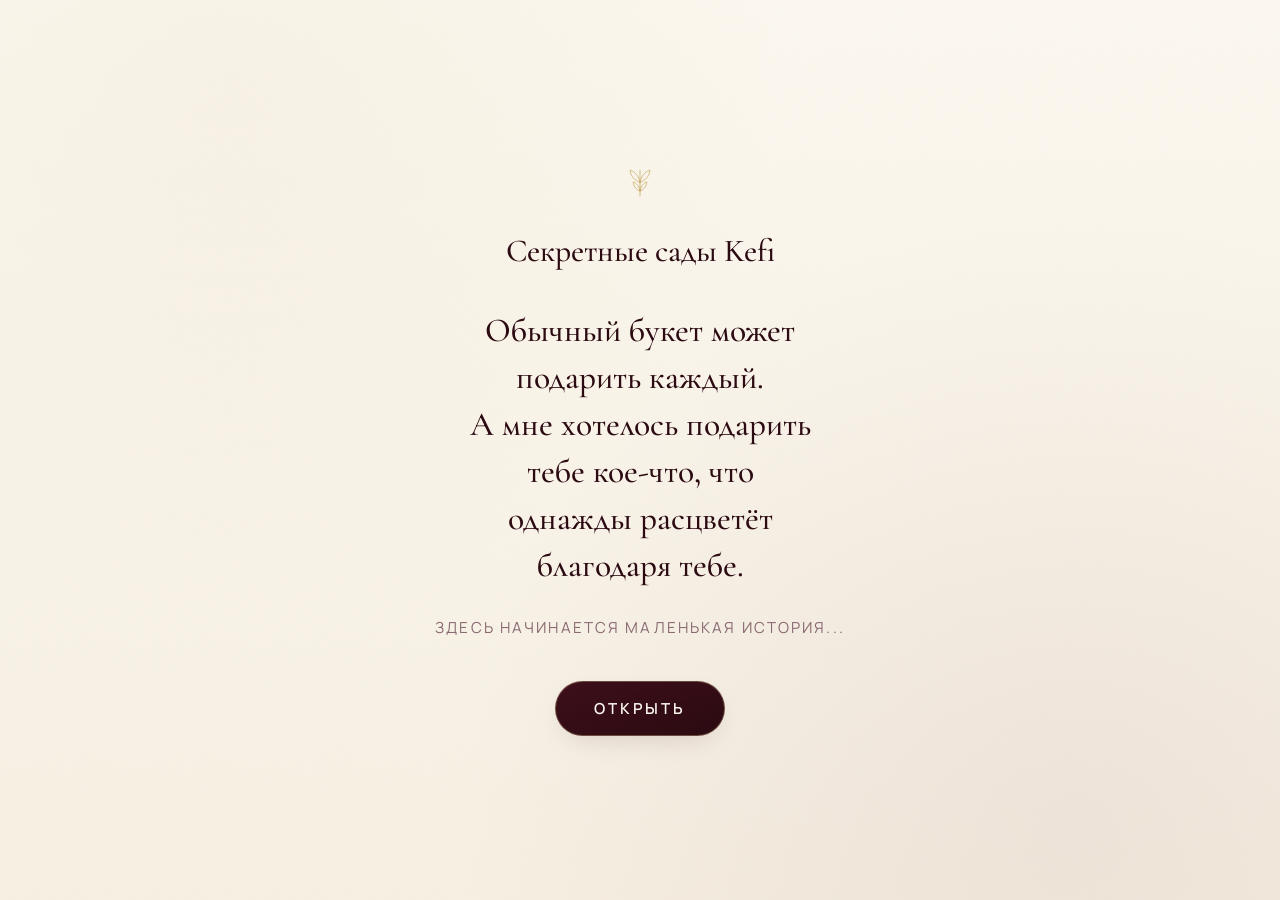
<file: index.html>
<!DOCTYPE html>
<html lang="ru">
<head>
  <meta charset="UTF-8">
  <meta name="viewport" content="width=device-width, initial-scale=1.0, viewport-fit=cover">
  <title>Маленькая история</title>
  <meta name="description" content="Здесь начинается маленькая история. Личный подарок, который растёт вместе с тобой.">
  <meta name="theme-color" content="#2b0a12">
  <link rel="icon" type="image/svg+xml" href="assets/icons/favicon.svg">
  <link rel="preconnect" href="https://fonts.googleapis.com">
  <link rel="preconnect" href="https://fonts.gstatic.com" crossorigin>
  <link href="https://fonts.googleapis.com/css2?family=Cormorant+Garamond:ital,wght@0,400;0,500;0,600;1,400;1,500&family=Manrope:wght@300;400;500;600&display=swap" rel="stylesheet">
  <link rel="stylesheet" href="css/style.css">
</head>
<body class="page-welcome">

  <main class="welcome" aria-label="Приветствие">
    <div class="welcome__ornament fade-item" aria-hidden="true">
      <svg viewBox="0 0 120 60" fill="none" xmlns="http://www.w3.org/2000/svg">
        <path d="M60 52 C60 34, 60 22, 60 10" stroke="currentColor" stroke-width="1" stroke-linecap="round"/>
        <path d="M60 30 C50 26, 44 18, 44 10 C52 12, 58 20, 60 30" stroke="currentColor" stroke-width="0.9" fill="none"/>
        <path d="M60 30 C70 26, 76 18, 76 10 C68 12, 62 20, 60 30" stroke="currentColor" stroke-width="0.9" fill="none"/>
        <path d="M60 44 C53 41, 49 35, 49 29 C55 31, 59 37, 60 44" stroke="currentColor" stroke-width="0.9" fill="none"/>
        <path d="M60 44 C67 41, 71 35, 71 29 C65 31, 61 37, 60 44" stroke="currentColor" stroke-width="0.9" fill="none"/>
      </svg>
    </div>

    <h1>Секретные сады Kefi<br><br></h1>

    <p class="welcome__quote fade-item">Обычный букет может подарить каждый.
<br>А мне хотелось подарить тебе кое-что, что однажды расцветёт благодаря тебе.</p>

    <p class="welcome__sub fade-item">Здесь начинается маленькая история...</p>

    <a class="btn btn--primary fade-item" href="plants.html">ОТКРЫТЬ</a>
  </main>

  <script src="js/main.js"></script>
</body>
</html>
</file>
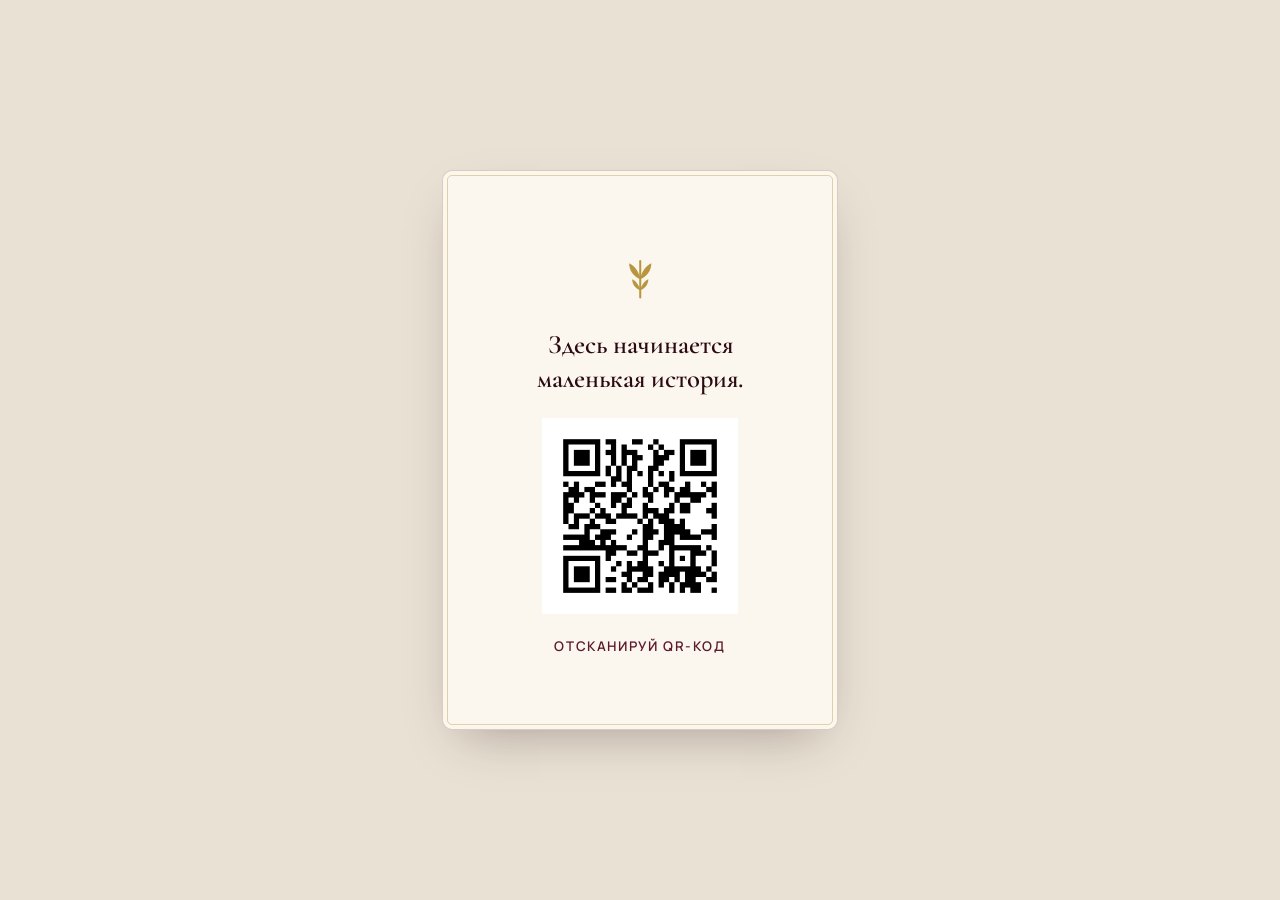
<file: card.html>
<!DOCTYPE html>
<html lang="ru">
<head>
  <meta charset="UTF-8">
  <meta name="viewport" content="width=device-width, initial-scale=1.0">
  <title>Карточка для печати</title>
  <link rel="preconnect" href="https://fonts.googleapis.com">
  <link rel="preconnect" href="https://fonts.gstatic.com" crossorigin>
  <link href="https://fonts.googleapis.com/css2?family=Cormorant+Garamond:ital,wght@0,500;0,600;1,500&family=Manrope:wght@400;500;600&display=swap" rel="stylesheet">
  <style>
    :root {
      --burgundy-900: #2b0a12;
      --cherry-700: #5c1a2a;
      --cream-50: #fbf7ef;
      --ink-soft: #5f3d46;
      --gold: #b8963f;
    }
    * { box-sizing: border-box; margin: 0; }
    body {
      font-family: "Manrope", sans-serif;
      background: #e9e2d4;
      color: var(--burgundy-900);
      display: flex;
      align-items: center;
      justify-content: center;
      min-height: 100vh;
      padding: 24px;
    }
    .card {
      width: 105mm;
      min-height: 148mm;
      background: var(--cream-50);
      border: 1px solid rgba(92, 26, 42, 0.2);
      outline: 1px solid rgba(184, 150, 63, 0.4);
      outline-offset: -6px;
      border-radius: 10px;
      box-shadow: 0 20px 50px -20px rgba(43, 10, 18, 0.35);
      display: flex;
      flex-direction: column;
      align-items: center;
      justify-content: center;
      text-align: center;
      padding: 12mm 10mm;
      gap: 6mm;
    }
    .card svg { width: 16mm; color: var(--gold); }
    .card h1 {
      font-family: "Cormorant Garamond", serif;
      font-weight: 600;
      font-size: 20pt;
      line-height: 1.25;
    }
    .card .scan {
      font-size: 10pt;
      letter-spacing: 0.12em;
      text-transform: uppercase;
      color: var(--cherry-700);
      font-weight: 600;
    }
    .card img { width: 52mm; height: 52mm; }
    @media print {
      body { background: none; padding: 0; }
      .card { box-shadow: none; width: 105mm; min-height: 148mm; }
    }
    @page { size: A6 portrait; margin: 0; }
  </style>
</head>
<body>
  <div class="card">
    <svg viewBox="0 0 60 60" fill="none" aria-hidden="true">
      <path d="M30 52 C30 40, 30 30, 30 16" stroke="currentColor" stroke-width="2" stroke-linecap="round"/>
      <path d="M30 34 C23 31, 19 25, 19 18 C25 21, 29 27, 30 34" fill="currentColor"/>
      <path d="M30 34 C37 31, 41 25, 41 18 C35 21, 31 27, 30 34" fill="currentColor"/>
      <path d="M30 45 C25 43, 22 39, 22 34 C26 36, 29 40, 30 45" fill="currentColor"/>
      <path d="M30 45 C35 43, 38 39, 38 34 C34 36, 31 40, 30 45" fill="currentColor"/>
    </svg>
    <h1>Здесь начинается<br>маленькая история.</h1>
    <img src="qr-code.png" alt="QR-код ведёт на сайт с маленькой историей">
    <p class="scan">Отсканируй QR-код</p>
  </div>
</body>
</html>
</file>
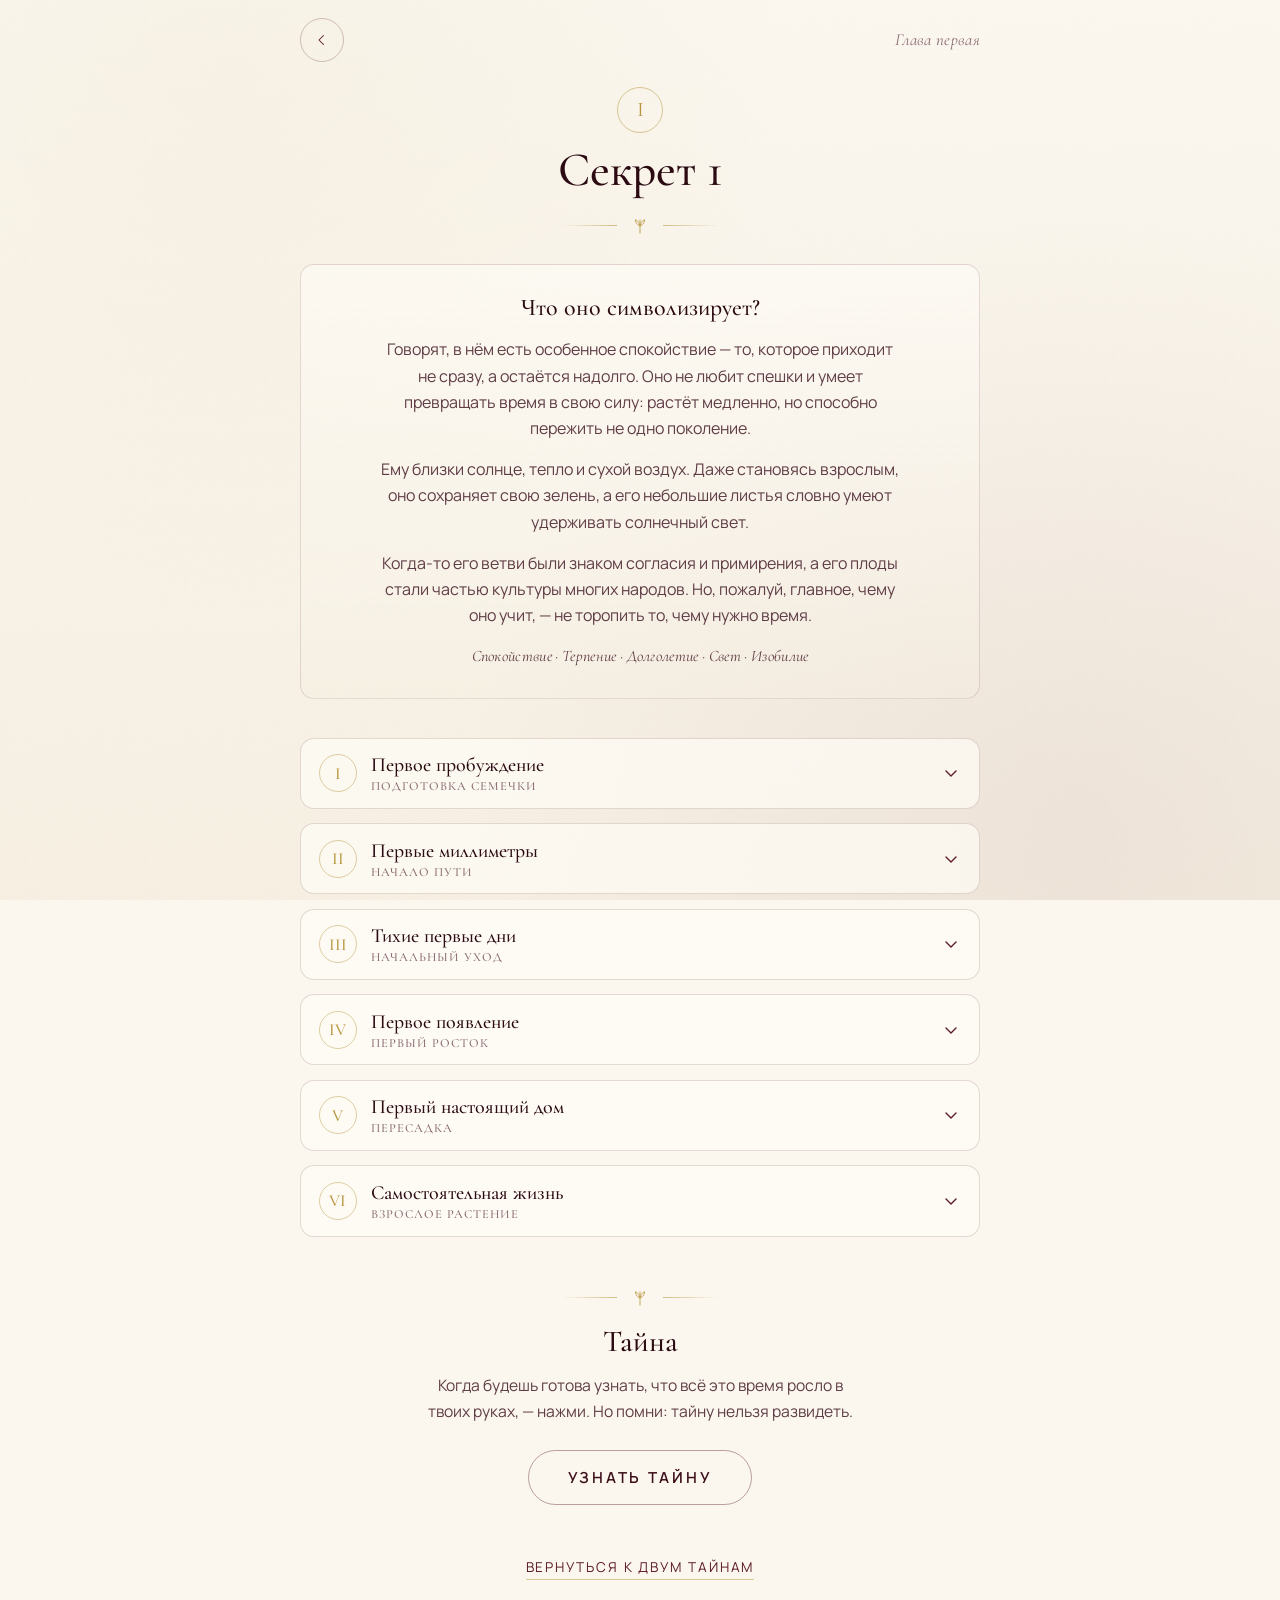
<file: plant1.html>
<!DOCTYPE html>
<html lang="ru">
<head>
  <meta charset="UTF-8">
  <meta name="viewport" content="width=device-width, initial-scale=1.0, viewport-fit=cover">
  <title>Растение 1</title>
  <meta name="description" content="Первая глава твоей истории. Тайна, терпение и тихая сила.">
  <meta name="theme-color" content="#2b0a12">
  <link rel="icon" type="image/svg+xml" href="assets/icons/favicon.svg">
  <link rel="preconnect" href="https://fonts.googleapis.com">
  <link rel="preconnect" href="https://fonts.gstatic.com" crossorigin>
  <link href="https://fonts.googleapis.com/css2?family=Cormorant+Garamond:ital,wght@0,400;0,500;0,600;1,400;1,500&family=Manrope:wght@300;400;500;600&display=swap" rel="stylesheet">
  <link rel="stylesheet" href="css/style.css">
</head>
<body class="page-plant">

  <header class="site-header">
    <a class="site-header__home" href="plants.html" aria-label="Назад к двум тайнам">
      <svg viewBox="0 0 24 24" width="18" height="18" fill="none" aria-hidden="true">
        <path d="M14 6 L8 12 L14 18" stroke="currentColor" stroke-width="1.4" stroke-linecap="round" stroke-linejoin="round"/>
      </svg>
    </a>
    <span class="site-header__label">Глава первая</span>
  </header>

  <main class="plant">
    <div class="plant__hero fade-item">
      <span class="plant__numeral" aria-hidden="true">I</span>
      <h1 class="plant__title">Секрет&nbsp;1</h1>
      <div class="divider" aria-hidden="true">
        <span class="divider__line"></span>
        <svg class="divider__leaf" viewBox="0 0 24 24" fill="none"><path d="M12 21 C12 14,12 9,12 4 M12 12 C8.5 10.5,6.5 7.5,6.5 4.5 C9.5 5.5,11.5 8.5,12 12 M12 12 C15.5 10.5,17.5 7.5,17.5 4.5 C14.5 5.5,12.5 8.5,12 12" stroke="currentColor" stroke-width="1"/></svg>
        <span class="divider__line"></span>
      </div>
    </div>

    <section class="symbol fade-item" aria-labelledby="symbol-title">
      <h2 class="symbol__title" id="symbol-title">Что оно символизирует?</h2>
      <div class="symbol__text">
        <p>Говорят, в нём есть особенное спокойствие — то, которое приходит не сразу, а остаётся надолго. Оно не любит спешки и умеет превращать время в свою силу: растёт медленно, но способно пережить не одно поколение.</p>
        <p>Ему близки солнце, тепло и сухой воздух. Даже становясь взрослым, оно сохраняет свою зелень, а его небольшие листья словно умеют удерживать солнечный свет.</p>
        <p>Когда-то его ветви были знаком согласия и примирения, а его плоды стали частью культуры многих народов. Но, пожалуй, главное, чему оно учит, — не торопить то, чему нужно время.</p>
        <p class="symbol__words">Спокойствие&thinsp;&middot;&thinsp;Терпение&thinsp;&middot;&thinsp;Долголетие&thinsp;&middot;&thinsp;Свет&thinsp;&middot;&thinsp;Изобилие</p>
      </div>
    </section>

    <section class="chapters" aria-label="Этапы выращивания">

      <article class="chapter fade-item">
        <h3 class="chapter__heading">
          <button class="chapter__toggle" type="button" aria-expanded="false" aria-controls="p1-ch1" id="p1-ch1-btn">
            <span class="chapter__numeral" aria-hidden="true">I</span>
            <span class="chapter__titles">
              <span class="chapter__name">Первое пробуждение</span>
              <span class="chapter__hint">Подготовка семечки</span>
            </span>
            <svg class="chapter__chevron" viewBox="0 0 20 20" fill="none" aria-hidden="true"><path d="M5 8 L10 13 L15 8" stroke="currentColor" stroke-width="1.4" stroke-linecap="round" stroke-linejoin="round"/></svg>
          </button>
        </h3>
        <div class="chapter__body" id="p1-ch1" role="region" aria-labelledby="p1-ch1-btn">
          <div class="chapter__inner">

            <p>Ну что, пора познакомиться с твоей первой маленькой тайной. Пока она выглядит совсем непримечательно, но именно внутри неё уже спрятано всё необходимое для будущего растения.</p>

            <p><strong>Сначала немного подготовим.</strong> Очисти семечко от всего лишнего и хорошо промой его водой. Здесь не нужно торопиться — лучше сделать всё аккуратно, чем потом жалеть, что слишком сильно постаралась.</p>

            <p><strong>Теперь немного поможем ему проснуться.</strong> У этого маленького упрямца довольно твёрдая оболочка, поэтому её можно очень осторожно слегка обработать мелкой наждачной бумагой или небольшим напильником. Не нужно пытаться расколоть её или добраться до того, что внутри. Наша задача намного скромнее — просто немного облегчить путь воде.</p>

            <p><strong>Следующий шаг — тёплая ванночка.</strong> Положи семечко в тёплую воду примерно на 24–48 часов. Не горячую, конечно. Мы выращиваем растение, а не варим его.</p>

            <p>За это время оболочка постепенно впитает воду и станет мягче. Если вода сильно помутнеет или появится неприятный запах — просто замени её на свежую.</p>

            <p><strong>А дальше начинается самое интересное.</strong> Если оно не спешит просыпаться, не переживай. Некоторые вещи просто не любят, когда их торопят. В отдельных случаях семечку может понадобиться дополнительный период прохлады во влажной среде.</p>

            <div class="note note--warn">
              <p><strong>Главное правило:</strong> не пытайся победить природу скоростью. Не раскалывай оболочку, не используй горячую воду и не повреждай то, что находится внутри. Иногда немного терпения работает гораздо лучше любых хитростей.</p>
            </div>

          </div>
        </div>
      </article>

      <article class="chapter fade-item">
        <h3 class="chapter__heading">
          <button class="chapter__toggle" type="button" aria-expanded="false" aria-controls="p1-ch2" id="p1-ch2-btn">
            <span class="chapter__numeral" aria-hidden="true">II</span>
            <span class="chapter__titles">
              <span class="chapter__name">Первые миллиметры</span>
              <span class="chapter__hint">Начало пути</span>
            </span>
            <svg class="chapter__chevron" viewBox="0 0 20 20" fill="none" aria-hidden="true"><path d="M5 8 L10 13 L15 8" stroke="currentColor" stroke-width="1.4" stroke-linecap="round" stroke-linejoin="round"/></svg>
          </button>
        </h3>
        <div class="chapter__body" id="p1-ch2" role="region" aria-labelledby="p1-ch2-btn">
          <div class="chapter__inner">

            <p>Ну всё. Теперь у нашей маленькой тайны появляется собственный дом.</p>

            <p><strong>Начнём с грунта.</strong> Ему нужен лёгкий, рыхлый и хорошо дренируемый субстрат. Подойдёт качественный грунт для рассады или универсальный грунт, разрыхлённый перлитом или крупным песком. Главное — чтобы после полива вода не оставалась надолго внутри горшка.</p>

            <p><strong>Горшок.</strong> Пока большой дворец нам совершенно не нужен. Небольшой горшочек с отверстиями снизу будет гораздо уместнее. На дно можно положить тонкий слой дренажа. Он намного важнее декоративности горшка: лишняя вода должна свободно уходить.</p>

            <p><strong>А теперь самое ответственное.</strong> Посади семечко примерно на 1–2 см в глубину. Слишком глубоко прятать его не нужно — будущему росточку ещё предстоит выбраться наружу.</p>

            <p>После этого слегка увлажни землю. Не устраивай ливень — семечко только начинает свой путь и явно не заказывало себе наводнение.</p>

            <p><strong>Теперь сделаем маленькую тепличку.</strong> Накрой горшочек стаканом. Так внутри сохранится нужная влажность, а будущему росточку будет гораздо комфортнее.</p>

            <p>Поставь его в тёплое место примерно при 20–25&nbsp;&deg;C, где много света, но нет палящего прямого солнца. И каждый день ненадолго открывай тепличку, чтобы впустить свежий воздух.</p>

            <p>Вот теперь всё. Твоя работа закончена.</p>

            <p>Осталось самое сложное — <strong>не начать каждые пять минут проверять, не выросло ли там уже дерево.</strong></p>

          </div>
        </div>
      </article>

      <article class="chapter fade-item">
        <h3 class="chapter__heading">
          <button class="chapter__toggle" type="button" aria-expanded="false" aria-controls="p1-ch3" id="p1-ch3-btn">
            <span class="chapter__numeral" aria-hidden="true">III</span>
            <span class="chapter__titles">
              <span class="chapter__name">Тихие первые дни</span>
              <span class="chapter__hint">Начальный уход</span>
            </span>
            <svg class="chapter__chevron" viewBox="0 0 20 20" fill="none" aria-hidden="true"><path d="M5 8 L10 13 L15 8" stroke="currentColor" stroke-width="1.4" stroke-linecap="round" stroke-linejoin="round"/></svg>
          </button>
        </h3>
        <div class="chapter__body" id="p1-ch3" role="region" aria-labelledby="p1-ch3-btn">
          <div class="chapter__inner">

            <p>Теперь начинается тот самый период, когда снаружи почти ничего не происходит.</p>

            <p>Именно поэтому тебе может показаться, что ты что-то делаешь неправильно. Скорее всего, нет. Просто сейчас большая часть работы происходит там, куда ты пока не можешь заглянуть.</p>

            <p><strong>Следи за влажностью.</strong> Грунт должен оставаться слегка влажным. Если верх начинает подсыхать — аккуратно увлажни его. Но не поливай каждый раз просто потому, что давно этого не делала.</p>

            <p><strong>Следи за воздухом.</strong> Каждый день открывай тепличку примерно на 10–15 минут. Если внутри постоянно собирается много капель воды, обязательно проветривай её. Нам нужна влажность, а не тропический ливень.</p>

            <p><strong>И не ставь его под палящее солнце.</strong> Свет нужен, но пока прямые солнечные лучи через плёнку могут нагреть маленькую тепличку сильнее, чем нужно.</p>

            <p><strong>И ещё одна важная вещь — не трогай его.</strong> Не выкапывай семечко через несколько дней, чтобы посмотреть, что там происходит. Я знаю, что очень хочется. Но представь, что ты посадила маленького человека и через пару дней решила проверить, не выросли ли у него уже ноги.</p>

            <p>Просто дай ему немного времени.</p>

            <div class="note note--tip">
              <p><strong>Запомни:</strong> сейчас ему нужны тепло, влага, воздух и немного твоего терпения. Последний пункт, кстати, может оказаться самым сложным.</p>
            </div>

          </div>
        </div>
      </article>

      <article class="chapter fade-item">
        <h3 class="chapter__heading">
          <button class="chapter__toggle" type="button" aria-expanded="false" aria-controls="p1-ch4" id="p1-ch4-btn">
            <span class="chapter__numeral" aria-hidden="true">IV</span>
            <span class="chapter__titles">
              <span class="chapter__name">Первое появление</span>
              <span class="chapter__hint">Первый росток</span>
            </span>
            <svg class="chapter__chevron" viewBox="0 0 20 20" fill="none" aria-hidden="true"><path d="M5 8 L10 13 L15 8" stroke="currentColor" stroke-width="1.4" stroke-linecap="round" stroke-linejoin="round"/></svg>
          </button>
        </h3>
        <div class="chapter__body" id="p1-ch4" role="region" aria-labelledby="p1-ch4-btn">
          <div class="chapter__inner">

            <p>А вот теперь ты наконец увидишь результат.</p>

            <p>Сначала появится совсем маленький зелёный росток. Возможно, настолько маленький, что ты сначала даже не поверишь, что это действительно оно. Но именно с этого момента начинается уже совсем другая история.</p>

            <p><strong>Не спеши снимать укрытие.</strong> Если до этого растение жило под плёнкой или стеклом, постепенно увеличивай время проветривания в течение нескольких дней. Пусть оно привыкнет к обычному воздуху постепенно.</p>

            <p><strong>Теперь ему нужно гораздо больше света.</strong> Переставь горшочек на самое светлое место. Если росток появился осенью или зимой и солнца мало, дополнительная подсветка будет очень кстати. Иначе он может начать вытягиваться вверх, становясь длинным и слабым.</p>

            <p><strong>С водой всё ещё аккуратно.</strong> Поливай, когда верхний слой грунта начинает подсыхать. Не превращай горшок в болото — корням тоже нужен воздух.</p>

            <p>Постепенно появятся настоящие листочки, и тогда маленькая загадка начнёт приобретать свои настоящие черты.</p>

            <p>Вот здесь уже можно немного собой гордиться.</p>

            <p>Ты взяла маленькую косточку, посадила её в землю — и теперь перед тобой действительно растёт что-то живое.</p>

            <div class="note note--warn">
              <p><strong>Если что-то выглядит странно:</strong> длинный тонкий стебель обычно говорит о нехватке света; увядание при мокрой земле может быть следствием перелива; плесень на поверхности — сигнал, что влаги слишком много и проветривания недостаточно.</p>
            </div>

          </div>
        </div>
      </article>

      <article class="chapter fade-item">
        <h3 class="chapter__heading">
          <button class="chapter__toggle" type="button" aria-expanded="false" aria-controls="p1-ch5" id="p1-ch5-btn">
            <span class="chapter__numeral" aria-hidden="true">V</span>
            <span class="chapter__titles">
              <span class="chapter__name">Первый настоящий дом</span>
              <span class="chapter__hint">Пересадка</span>
            </span>
            <svg class="chapter__chevron" viewBox="0 0 20 20" fill="none" aria-hidden="true"><path d="M5 8 L10 13 L15 8" stroke="currentColor" stroke-width="1.4" stroke-linecap="round" stroke-linejoin="round"/></svg>
          </button>
        </h3>
        <div class="chapter__body" id="p1-ch5" role="region" aria-labelledby="p1-ch5-btn">
          <div class="chapter__inner">

            <p>Если ты дошла до этого момента — поздравляю. Маленький росток уже больше не просто «что-то, что мы посадили и ждём». Теперь у него есть корни, листья и собственные планы на жизнь.</p>

            <p><strong>Когда пересаживать?</strong> Не нужно делать это просто потому, что прошло определённое количество недель. Посмотри на корни. Если они начинают показываться через дренажные отверстия, земляной ком полностью освоен или грунт стал пересыхать слишком быстро — пришло время дать ему немного больше пространства.</p>

            <p><strong>Новый горшок.</strong> Не бери сразу огромную ёмкость «на вырост». Горшок должен быть всего на 1–2 см больше предыдущего. Большой горшок не означает быстрый рост — наоборот, лишняя земля может долго оставаться влажной.</p>

            <p><strong>Пересаживай аккуратно.</strong> Постарайся сохранить как можно больше земли вокруг корней и не тормошить их без необходимости. Посади растение примерно на ту же глубину, на которой оно росло раньше.</p>

            <p>После пересадки аккуратно полей его и поставь в светлое место. Первые несколько дней лучше не мучить ярким прямым солнцем и не пытаться компенсировать переезд огромным количеством воды.</p>

            <p>И не пугайся, если после переезда оно вдруг немного замедлится.</p>

            <p>Представь, что тебя только что переселили в новую квартиру, перетащили все вещи и сказали: «Ну всё, теперь живи». Я бы тоже пару дней просто лежал.</p>

            <p>Когда растение освоится, можно постепенно возвращаться к обычному уходу и начинать аккуратные подкормки.</p>

          </div>
        </div>
      </article>

      <article class="chapter fade-item">
        <h3 class="chapter__heading">
          <button class="chapter__toggle" type="button" aria-expanded="false" aria-controls="p1-ch6" id="p1-ch6-btn">
            <span class="chapter__numeral" aria-hidden="true">VI</span>
            <span class="chapter__titles">
              <span class="chapter__name">Самостоятельная жизнь</span>
              <span class="chapter__hint">Взрослое растение</span>
            </span>
            <svg class="chapter__chevron" viewBox="0 0 20 20" fill="none" aria-hidden="true"><path d="M5 8 L10 13 L15 8" stroke="currentColor" stroke-width="1.4" stroke-linecap="round" stroke-linejoin="round"/></svg>
          </button>
        </h3>
        <div class="chapter__body" id="p1-ch6" role="region" aria-labelledby="p1-ch6-btn">
          <div class="chapter__inner">

            <p>И вот здесь начинается самая приятная часть.</p>

            <p>Теперь тебе уже не нужно постоянно следить за каждым миллиметром его роста. Оно становится самостоятельнее, крепче и постепенно начинает выглядеть именно так, как должно.</p>

            <p><strong>Свет.</strong> Очень много. Это светолюбивое растение, поэтому лучшее место в доме — самое солнечное окно. Южная или юго-восточная сторона подойдёт особенно хорошо. Летом его можно вынести на балкон или террасу, но после жизни в помещении к яркому солнцу нужно приучать постепенно.</p>

            <p><strong>Полив.</strong> Здесь главное — не залюбить его водой. Дай верхнему слою грунта немного подсохнуть и только потом поливай снова. Летом воды потребуется больше, зимой — меньше. Постоянно мокрые корни гораздо опаснее кратковременного подсыхания.</p>

            <p><strong>Свежий воздух ему тоже понравится.</strong> Если летом есть возможность вынести растение на улицу или балкон — можно это сделать. Только без резких перемен: сначала рассеянный свет, потом постепенно больше солнца.</p>

            <p><strong>Зимой всё становится спокойнее.</strong> Полив сокращается, рост замедляется, а растению полезен период покоя в прохладе. Если есть возможность, постарайся держать его зимой примерно при 8–15&nbsp;&deg;C. Не нужно пытаться заставить его расти на полную силу круглый год.</p>

            <p><strong>Подкормки.</strong> Подкармливай растение только в период активного роста и по инструкции выбранного удобрения. Весной и летом подкормки нужны чаще, осенью их постепенно сокращают, а зимой при прохладном содержании они обычно не нужны.</p>

            <p><strong>А ещё его можно формировать.</strong> Со временем ты сможешь сама решить, каким оно будет: оставить его расти естественно, сделать аккуратный кустик или попробовать сформировать небольшое деревце. Главное — не увлекаться слишком сильной обрезкой за один раз.</p>

            <p><strong>И если однажды что-то пойдёт не так.</strong> Желтеющие листья при постоянно мокрой земле могут говорить о переливе. Длинные и редкие побеги — о нехватке света. Сухие края листьев могут быть связаны с поливом, температурой или избытком удобрений. Не пугайся первой же проблемы — большинство из них вполне решаемы, если заметить их вовремя.</p>

            <p>И вот что мне особенно нравится.</p>

            <p>Когда-нибудь ты посмотришь на него и поймёшь, что когда-то это было просто маленькое семечко, которое я тебе подарил.</p>

            <p>А теперь оно живёт у тебя, растёт вместе с тобой и понемногу становится частью твоего дома, а возможно и нашего)</p>

            <p>Так что да, формально я подарил тебе растение.</p>

            <p><strong>Но вообще-то мне хотелось подарить тебе кое-что, за чем можно наблюдать годами.</strong></p>

            <div class="note note--tip">
              <p><strong>И если однажды ты забудешь, как за ним ухаживать — просто вернись сюда.</strong> Эта маленькая инструкция никуда не денется. Как и тот человек, который однажды решил, что обычный букет — слишком просто.</p>
            </div>

          </div>
        </div>
      </article>

    </section>

    <section class="reveal" id="reveal" aria-labelledby="reveal-title">
      <div class="divider" aria-hidden="true">
        <span class="divider__line"></span>
        <svg class="divider__leaf" viewBox="0 0 24 24" fill="none"><path d="M12 21 C12 14,12 9,12 4 M12 12 C8.5 10.5,6.5 7.5,6.5 4.5 C9.5 5.5,11.5 8.5,12 12 M12 12 C15.5 10.5,17.5 7.5,17.5 4.5 C14.5 5.5,12.5 8.5,12 12" stroke="currentColor" stroke-width="1"/></svg>
        <span class="divider__line"></span>
      </div>
      <h2 class="reveal__title" id="reveal-title">Тайна</h2>
      <p class="reveal__lead">Когда будешь готова узнать, что всё это время росло в твоих руках,&nbsp;&mdash; нажми. Но&nbsp;помни: тайну нельзя развидеть.</p>

      <div class="reveal__controls">
        <button class="btn btn--ghost reveal__open" type="button">Узнать тайну</button>
      </div>

      <div class="reveal__confirm" hidden>
        <p>Ты&nbsp;уверена? Открыв тайну, ты&nbsp;завершишь историю.</p>
        <div class="reveal__confirm-actions">
          <button class="btn btn--primary reveal__yes" type="button">Да, открыть</button>
          <button class="btn btn--ghost reveal__no" type="button">Ещё нет</button>
        </div>
      </div>

      <div class="reveal__answer" hidden>
        <div class="reveal__art" aria-hidden="true">
          <svg viewBox="0 0 200 200" fill="none" xmlns="http://www.w3.org/2000/svg">
            <path d="M100 180 C100 140, 100 90, 100 40" stroke="#5a6b4a" stroke-width="2.4" stroke-linecap="round"/>
            <path d="M100 120 C80 112, 68 96, 66 78 C84 84, 96 100, 100 120" fill="#7d8f66"/>
            <path d="M100 120 C120 112, 132 96, 134 78 C116 84, 104 100, 100 120" fill="#8fa077"/>
            <path d="M100 88 C84 82, 74 70, 72 56 C86 61, 96 73, 100 88" fill="#7d8f66"/>
            <path d="M100 88 C116 82, 126 70, 128 56 C114 61, 104 73, 100 88" fill="#8fa077"/>
            <path d="M100 152 C86 146, 78 134, 76 122 C88 127, 96 138, 100 152" fill="#8fa077"/>
            <path d="M100 152 C114 146, 122 134, 124 122 C112 127, 104 138, 100 152" fill="#7d8f66"/>
            <ellipse cx="86" cy="104" rx="9" ry="12" fill="#4a3a55" transform="rotate(-20 86 104)"/>
            <ellipse cx="116" cy="96" rx="9" ry="12" fill="#5c4a66" transform="rotate(18 116 96)"/>
          </svg>
        </div>
        <p class="reveal__name">Наивная...</p>
        <p class="reveal__message">Думаешь, я так просто возьму и раскрою тебе секрет? Вырасти его — и однажды оно само расскажет тебе, кем является.</p>
      </div>
    </section>

    <footer class="plant__footer">
      <a class="plant__back" href="plants.html">Вернуться к&nbsp;двум тайнам</a>
    </footer>
  </main>

  <script src="js/main.js"></script>
</body>
</html>
</file>
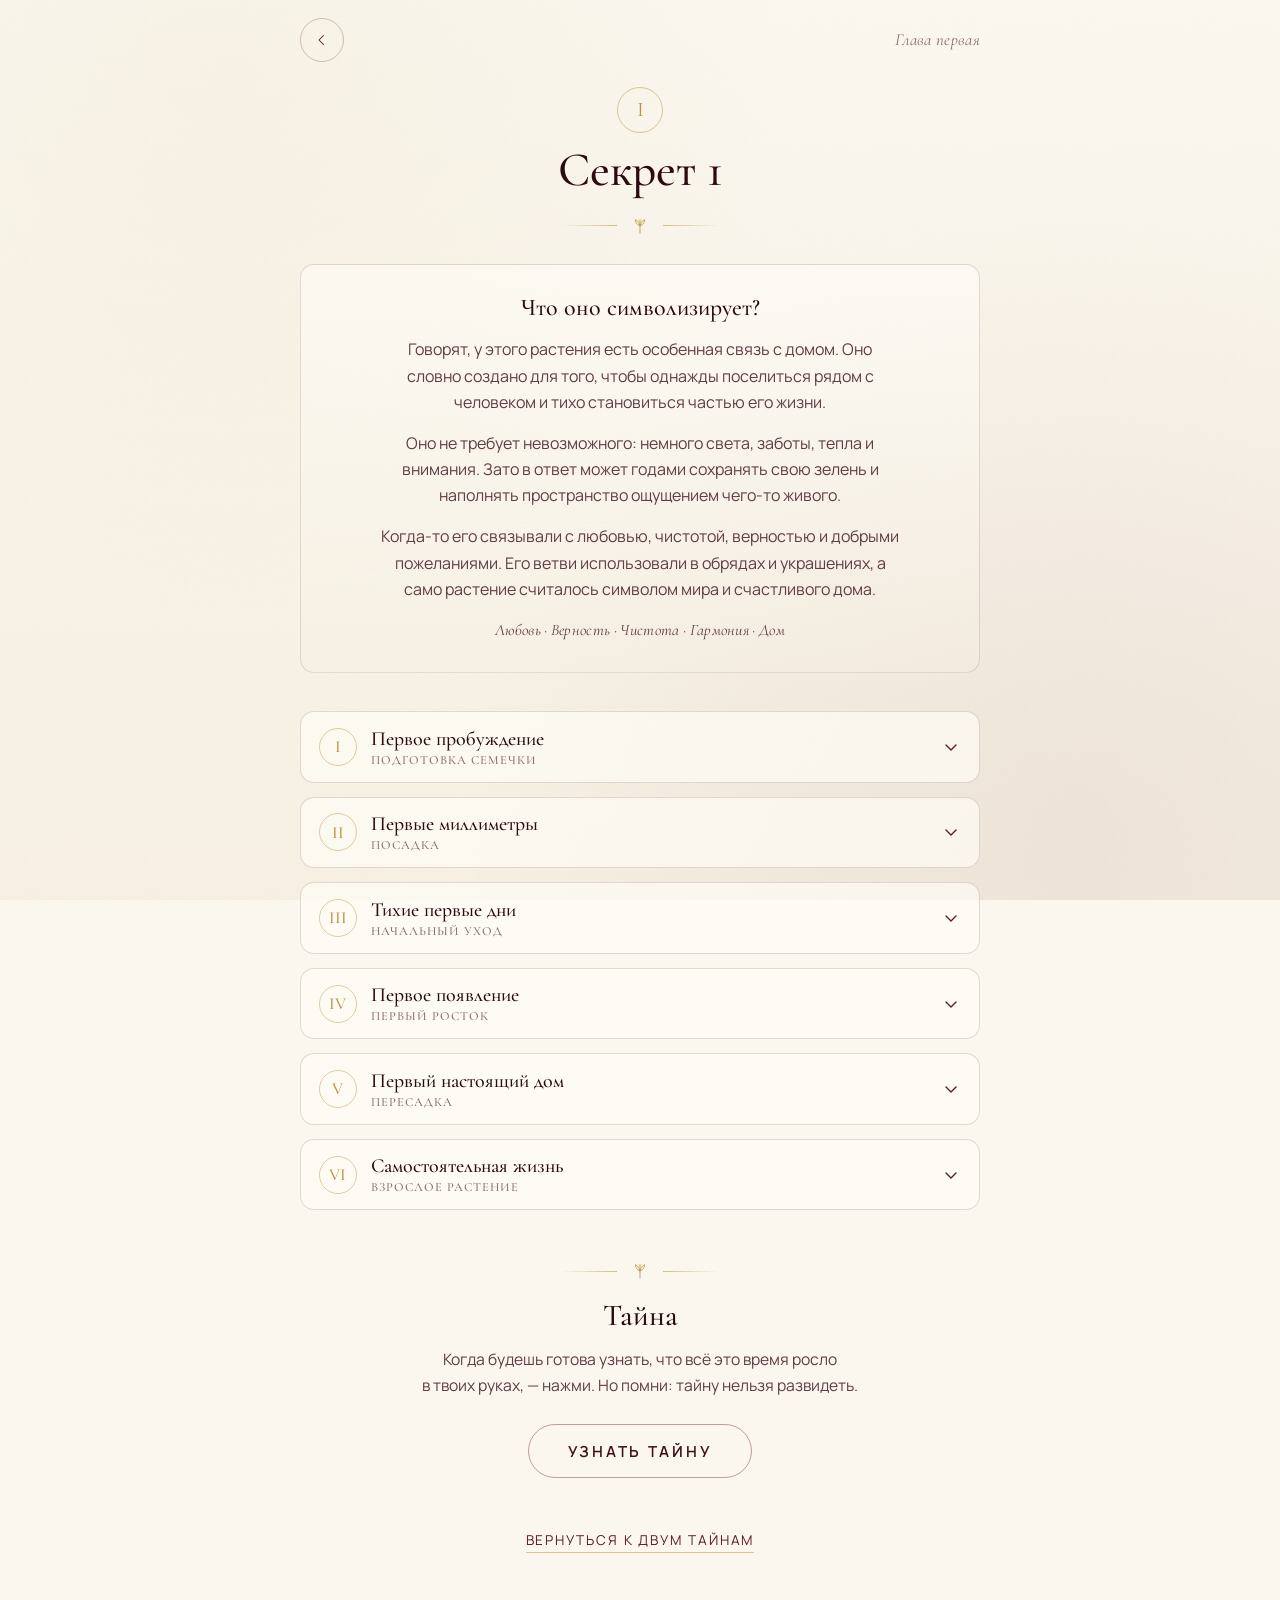
<file: plant2.html>
<!DOCTYPE html>
<html lang="ru">
<head>
  <meta charset="UTF-8">
  <meta name="viewport" content="width=device-width, initial-scale=1.0, viewport-fit=cover">
  <title>Растение 1</title>
  <meta name="description" content="Первая глава твоей истории. Тайна, терпение и тихая сила.">
  <meta name="theme-color" content="#2b0a12">
  <link rel="icon" type="image/svg+xml" href="assets/icons/favicon.svg">
  <link rel="preconnect" href="https://fonts.googleapis.com">
  <link rel="preconnect" href="https://fonts.gstatic.com" crossorigin>
  <link href="https://fonts.googleapis.com/css2?family=Cormorant+Garamond:ital,wght@0,400;0,500;0,600;1,400;1,500&family=Manrope:wght@300;400;500;600&display=swap" rel="stylesheet">
  <link rel="stylesheet" href="css/style.css">
</head>
<body class="page-plant">

  <header class="site-header">
    <a class="site-header__home" href="plants.html" aria-label="Назад к двум тайнам">
      <svg viewBox="0 0 24 24" width="18" height="18" fill="none" aria-hidden="true">
        <path d="M14 6 L8 12 L14 18" stroke="currentColor" stroke-width="1.4" stroke-linecap="round" stroke-linejoin="round"/>
      </svg>
    </a>
    <span class="site-header__label">Глава первая</span>
  </header>

  <main class="plant">
    <div class="plant__hero fade-item">
      <span class="plant__numeral" aria-hidden="true">I</span>
      <h1 class="plant__title">Секрет&nbsp;1</h1>
      <div class="divider" aria-hidden="true">
        <span class="divider__line"></span>
        <svg class="divider__leaf" viewBox="0 0 24 24" fill="none"><path d="M12 21 C12 14,12 9,12 4 M12 12 C8.5 10.5,6.5 7.5,6.5 4.5 C9.5 5.5,11.5 8.5,12 12 M12 12 C15.5 10.5,17.5 7.5,17.5 4.5 C14.5 5.5,12.5 8.5,12 12" stroke="currentColor" stroke-width="1"/></svg>
        <span class="divider__line"></span>
      </div>
    </div>

    <section class="symbol fade-item" aria-labelledby="symbol-title">
      <h2 class="symbol__title" id="symbol-title">Что оно символизирует?</h2>
      <div class="symbol__text">
        <p>Говорят, у этого растения есть особенная связь с домом. Оно словно создано для того, чтобы однажды поселиться рядом с человеком и тихо становиться частью его жизни.</p>
        <p>Оно не требует невозможного: немного света, заботы, тепла и внимания. Зато в ответ может годами сохранять свою зелень и наполнять пространство ощущением чего-то живого.</p>
        <p>Когда-то его связывали с любовью, чистотой, верностью и добрыми пожеланиями. Его ветви использовали в обрядах и украшениях, а само растение считалось символом мира и счастливого дома.</p>
        <p class="symbol__words">Любовь&thinsp;&middot;&thinsp;Верность&thinsp;&middot;&thinsp;Чистота&thinsp;&middot;&thinsp;Гармония&thinsp;&middot;&thinsp;Дом</p>
      </div>
    </section>

    <section class="chapters" aria-label="Этапы выращивания">

      <article class="chapter fade-item">
        <h3 class="chapter__heading">
          <button class="chapter__toggle" type="button" aria-expanded="false" aria-controls="p1-ch1" id="p1-ch1-btn">
            <span class="chapter__numeral" aria-hidden="true">I</span>
            <span class="chapter__titles">
              <span class="chapter__name">Первое пробуждение</span>
              <span class="chapter__hint">Подготовка семечки</span>
            </span>
            <svg class="chapter__chevron" viewBox="0 0 20 20" fill="none" aria-hidden="true"><path d="M5 8 L10 13 L15 8" stroke="currentColor" stroke-width="1.4" stroke-linecap="round" stroke-linejoin="round"/></svg>
          </button>
        </h3>
        <div class="chapter__body" id="p1-ch1" role="region" aria-labelledby="p1-ch1-btn">
          <div class="chapter__inner">

            <p>Ну что, пора разбудить нашу вторую маленькую тайну. Пока она выглядит совсем непримечательно, как и первая, но внутри неё уже есть всё необходимое, чтобы однажды превратиться в настоящее растение.</p>

            <p><strong>Сначала немного подготовим.</strong> Аккуратно осмотри семечко и убедись, что оно чистое и без повреждений. Если на нём остались какие-то частички оболочки или мусор, осторожно убери их.</p>

            <p><strong>Здесь всё немного проще.</strong> В отличие от первой семечки, этому маленькому упрямцу не нужно устраивать сложные процедуры с твёрдой оболочкой. Главное сейчас — не повредить его и создать хорошие условия для пробуждения.</p>

            <p><strong>Можно немного помочь водой.</strong> Перед посадкой семечко можно ненадолго замочить в чистой воде комнатной температуры. Достаточно нескольких часов. Вода должна хорошо увлажнить его, но не нужно оставлять его там на бесконечное количество времени.</p>

            <p>После этого не оставляй семечко высыхать — его путь уже начался.</p>

            <p><strong>А дальше всё зависит от него.</strong> Иногда природе нужно немного времени, чтобы решить, что пора просыпаться. И здесь тебе пригодится одна очень важная вещь — терпение.</p>

            <div class="note note--warn">
              <p><strong>Главное правило:</strong> не пытайся ускорить процесс грубой обработкой, горячей водой или другими экспериментами. Семечко маленькое, а природа прекрасно знает, что делает. Иногда ей просто нужно немного помочь и потом не мешать.</p>
            </div>

          </div>
        </div>
      </article>

      <article class="chapter fade-item">
        <h3 class="chapter__heading">
          <button class="chapter__toggle" type="button" aria-expanded="false" aria-controls="p1-ch2" id="p1-ch2-btn">
            <span class="chapter__numeral" aria-hidden="true">II</span>
            <span class="chapter__titles">
              <span class="chapter__name">Первые миллиметры</span>
              <span class="chapter__hint">Посадка</span>
            </span>
            <svg class="chapter__chevron" viewBox="0 0 20 20" fill="none" aria-hidden="true"><path d="M5 8 L10 13 L15 8" stroke="currentColor" stroke-width="1.4" stroke-linecap="round" stroke-linejoin="round"/></svg>
          </button>
        </h3>
        <div class="chapter__body" id="p1-ch2" role="region" aria-labelledby="p1-ch2-btn">
          <div class="chapter__inner">

            <p><strong>Грунт.</strong> Здесь особенно важно, чтобы земля была лёгкой и хорошо пропускала воду и воздух. Можно использовать грунт для рассады, смешав его с перлитом или крупным песком. Семечку не нужен тяжёлый и постоянно мокрый грунт. В общем, всё как для первой семечки)</p>

            <p><strong>Горшочек.</strong> Для начала хватит небольшой ёмкости примерно 7–9&nbsp;см в диаметре. Обязательно проверь, чтобы внизу были дренажные отверстия. Лишняя вода должна иметь возможность уйти. И тут тоже полное сходство с первым растением!</p>

            <p><strong>А теперь самое интересное.</strong> Вот здесь уже пошли первые отличия, от первой семечки. Сделай в грунте небольшое углубление и положи туда семечко. Заглублять его сильно не нужно — примерно на 0,5–1&nbsp;см будет достаточно. Сверху аккуратно присыпь тонким слоем земли.</p>

            <p><strong>После посадки.</strong> Хорошо увлажни грунт, но не превращай его в грязь. Земля должна быть равномерно влажной, а не насквозь мокрой.</p>

            <p><strong>Теперь создадим ему маленький мир.</strong> Накрой горшочек стаканом. Это поможет сохранить влажность, которая особенно важна на первых этапах.</p>

            <p>Поставь его в тёплое место примерно при 20–25&nbsp;&deg;C. Прямое палящее солнце сейчас не нужно — достаточно светлого места с рассеянным освещением.</p>

            <p>И всё. Теперь можно отойти от горшка и сделать вид, что ты совершенно спокойна и совсем не собираешься проверять его каждые десять минут.</p>

          </div>
        </div>
      </article>

      <article class="chapter fade-item">
        <h3 class="chapter__heading">
          <button class="chapter__toggle" type="button" aria-expanded="false" aria-controls="p1-ch3" id="p1-ch3-btn">
            <span class="chapter__numeral" aria-hidden="true">III</span>
            <span class="chapter__titles">
              <span class="chapter__name">Тихие первые дни</span>
              <span class="chapter__hint">Начальный уход</span>
            </span>
            <svg class="chapter__chevron" viewBox="0 0 20 20" fill="none" aria-hidden="true"><path d="M5 8 L10 13 L15 8" stroke="currentColor" stroke-width="1.4" stroke-linecap="round" stroke-linejoin="round"/></svg>
          </button>
        </h3>
        <div class="chapter__body" id="p1-ch3" role="region" aria-labelledby="p1-ch3-btn">
          <div class="chapter__inner">

            <p><strong>Теперь главное — влажность.</strong> Грунт должен оставаться слегка влажным. Если верхний слой начинает подсыхать, аккуратно увлажни его. Не поливай по расписанию — лучше каждый раз сначала проверить землю.</p>

            <p><strong>Но есть одна ловушка.</strong> Влажный грунт — не значит мокрый грунт. Если постоянно держать семечко в воде, к нему перестанет поступать необходимое количество воздуха, а риск загнивания станет намного выше.</p>

            <p><strong>Следи за маленькой тепличкой.</strong> Если ты накрыла горшочек плёнкой или стеклом, каждый день ненадолго открывай его. Примерно 10–15 минут свежего воздуха будет достаточно. Если внутри постоянно собирается огромное количество капель, проветривай чаще.</p>

            <p><strong>Свет пока мягкий.</strong> Поставь горшочек в светлое место, но не оставляй закрытую тепличку под прямыми лучами солнца. Внутри температура может быстро стать слишком высокой.</p>

            <p><strong>И вот здесь начинается проверка на терпение.</strong> Первое время сверху может вообще ничего не происходить. Это нормально. Пока ты смотришь на землю и думаешь «ну где же ты?», внутри может постепенно развиваться корень.</p>

            <p>Поэтому, пожалуйста, не выкапывай семечко, чтобы проверить, что оно там делает. Я знаю, что хочется. Но если ты каждый день будешь доставать его из земли, чтобы узнать, как оно поживает, ему будет немного сложнее однажды тебя удивить.</p>

            <div class="note note--tip">
              <p><strong>Твоя задача сейчас очень простая:</strong> тепло, умеренная влажность, воздух, свет и немного терпения. Не нужно делать больше, чем необходимо. Иногда хорошая забота — это как раз вовремя не вмешиваться.</p>
            </div>

          </div>
        </div>
      </article>

      <article class="chapter fade-item">
        <h3 class="chapter__heading">
          <button class="chapter__toggle" type="button" aria-expanded="false" aria-controls="p1-ch4" id="p1-ch4-btn">
            <span class="chapter__numeral" aria-hidden="true">IV</span>
            <span class="chapter__titles">
              <span class="chapter__name">Первое появление</span>
              <span class="chapter__hint">Первый росток</span>
            </span>
            <svg class="chapter__chevron" viewBox="0 0 20 20" fill="none" aria-hidden="true"><path d="M5 8 L10 13 L15 8" stroke="currentColor" stroke-width="1.4" stroke-linecap="round" stroke-linejoin="round"/></svg>
          </button>
        </h3>
        <div class="chapter__body" id="p1-ch4" role="region" aria-labelledby="p1-ch4-btn">
          <div class="chapter__inner">

            <p>И вот однажды ты заметишь его.</p>

            <p>Сначала это будет совсем маленький зелёный росточек, который покажется из земли. Возможно, ты даже сначала подумаешь, что тебе показалось. Но нет — это он. Маленький результат всех тех дней, когда сверху будто ничего не происходило.</p>

            <p><strong>Не спеши снимать укрытие.</strong> Если росток появился под плёнкой или стеклом, не убирай их одним движением. Постепенно увеличивай время проветривания, чтобы растение спокойно привыкло к обычному воздуху.</p>

            <p><strong>Теперь становится важнее свет.</strong> Переставь растение в хорошо освещённое место. Свет должен быть ярким, но первое время лучше избегать резкого палящего солнца, особенно если росток только что появился из закрытой теплички.</p>

            <p><strong>С водой всё ещё осторожно.</strong> Молодому растению нужна влага, но его корни пока очень маленькие. Поливай тогда, когда верхний слой грунта начинает подсыхать. Лучше небольшое количество воды, чем постоянная сырость.</p>

            <p><strong>Появятся настоящие листочки.</strong> И вот тогда ты начнёшь замечать, что маленькая зелёная точка постепенно превращается в настоящее растение. Листочков станет больше, стебель — крепче, а его характер начнёт проявляться всё сильнее.</p>

            <p>Вот здесь уже можно немного собой гордиться.</p>

            <p>Ты не просто посадила семечко. Ты помогла чему-то живому появиться на свет.</p>

            <div class="note note--warn">
              <p><strong>Если что-то выглядит странно:</strong> слишком длинный и тонкий стебель обычно говорит о нехватке света; увядание при мокрой земле может быть следствием перелива; плесень на поверхности означает, что влаги слишком много и нужно улучшить проветривание.</p>
            </div>

          </div>
        </div>
      </article>

      <article class="chapter fade-item">
        <h3 class="chapter__heading">
          <button class="chapter__toggle" type="button" aria-expanded="false" aria-controls="p1-ch5" id="p1-ch5-btn">
            <span class="chapter__numeral" aria-hidden="true">V</span>
            <span class="chapter__titles">
              <span class="chapter__name">Первый настоящий дом</span>
              <span class="chapter__hint">Пересадка</span>
            </span>
            <svg class="chapter__chevron" viewBox="0 0 20 20" fill="none" aria-hidden="true"><path d="M5 8 L10 13 L15 8" stroke="currentColor" stroke-width="1.4" stroke-linecap="round" stroke-linejoin="round"/></svg>
          </button>
        </h3>
        <div class="chapter__body" id="p1-ch5" role="region" aria-labelledby="p1-ch5-btn">
          <div class="chapter__inner">

            <p><strong>Когда пересаживать?</strong> Не нужно делать это просто потому, что прошло несколько недель. Посмотри на растение и на его корни. Если корни начали показываться через дренажные отверстия, а горшочек стал явно тесным, значит, пришло время искать ему новый дом.</p>

            <p><strong>Новый горшок.</strong> Не бери сразу огромную ёмкость «на вырост». Новый горшок должен быть лишь немного больше предыдущего — примерно на 1–2&nbsp;см в диаметре. Слишком большое количество грунта будет дольше оставаться влажным.</p>

            <p><strong>Грунт.</strong> Используй лёгкий, рыхлый и хорошо дренируемый субстрат. Дренажные отверстия в новом горшке обязательны. После полива лишняя вода должна свободно уходить.</p>

            <p><strong>Как пересаживать.</strong> Постарайся сохранить земляной ком вокруг корней. Не нужно полностью очищать их от старого грунта или распутывать каждый корешок. Просто аккуратно перемести растение в новый горшок и добавь свежую землю по краям.</p>

            <p>Посади его примерно на ту же глубину, на которой оно росло раньше. Сильно заглублять стебель не нужно.</p>

            <p><strong>После пересадки.</strong> Аккуратно полей растение и поставь его в светлое место. Первые несколько дней лучше не подвергать его резким изменениям температуры и очень яркому прямому солнцу.</p>

            <p>Если после переезда оно немного замедлит рост — не пугайся.</p>

            <p>Представь, что тебя только что переселили в новую квартиру, перетащили все вещи и сказали: «Ну всё, теперь живи». Я бы тоже сначала немного полежал.</p>

            <p>Дай ему время освоиться, а потом возвращайся к обычному уходу.</p>

          </div>
        </div>
      </article>

      <article class="chapter fade-item">
        <h3 class="chapter__heading">
          <button class="chapter__toggle" type="button" aria-expanded="false" aria-controls="p1-ch6" id="p1-ch6-btn">
            <span class="chapter__numeral" aria-hidden="true">VI</span>
            <span class="chapter__titles">
              <span class="chapter__name">Самостоятельная жизнь</span>
              <span class="chapter__hint">Взрослое растение</span>
            </span>
            <svg class="chapter__chevron" viewBox="0 0 20 20" fill="none" aria-hidden="true"><path d="M5 8 L10 13 L15 8" stroke="currentColor" stroke-width="1.4" stroke-linecap="round" stroke-linejoin="round"/></svg>
          </button>
        </h3>
        <div class="chapter__body" id="p1-ch6" role="region" aria-labelledby="p1-ch6-btn">
          <div class="chapter__inner">

            <p>И вот теперь самое приятное: маленькая тайна уже стала настоящим растением.</p>

            <p>Ему больше не нужна постоянная опека. Но если ты хочешь однажды увидеть его большим, красивым и действительно крепким, несколько простых вещей всё-таки придётся запомнить.</p>

            <p><strong>Свет.</strong> Он любит свет. Чем светлее место, тем лучше. Идеальным вариантом будет хорошо освещённое окно с большим количеством рассеянного света. Утреннее или вечернее солнце ему обычно пойдёт на пользу.</p>

            <p><strong>Полив.</strong> Здесь главное — не превращать любовь в потоп. Поливай растение после того, как верхний слой грунта немного подсохнет. Летом воды обычно требуется больше, зимой — меньше.</p>

            <p>При этом не оставляй горшок стоять в воде. Корням нужен не только напиток, но и воздух.</p>

            <p><strong>Влажность.</strong> В отличие от многих тропических растений, ему не нужна настоящая баня. Обычная влажность в комнате обычно подходит. Если воздух зимой становится совсем сухим из-за отопления, можно иногда аккуратно опрыскивать листья или поставить рядом ёмкость с водой.</p>

            <p><strong>Температура.</strong> В тёплое время года обычная комнатная температура ему подходит. Летом ему будет приятно пожить на балконе или свежем воздухе, но к солнцу и улице приучай постепенно.</p>

            <p><strong>Зимой.</strong> В этот период рост обычно замедляется. Поливай реже и следи, чтобы грунт не оставался постоянно мокрым. Не нужно пытаться заставить его активно расти, если условия сами подсказывают ему немного отдохнуть.</p>

            <p><strong>Подкормки.</strong> Весной и летом, когда растение активно растёт, его можно подкармливать подходящим удобрением для декоративно-лиственных растений. Осенью подкормки постепенно сокращают, а зимой при прохладном содержании они обычно не нужны.</p>

            <p><strong>Формирование.</strong> Со временем ты сможешь сама решить, каким оно будет. Можно позволить ему расти естественно, а можно аккуратно прищипывать молодые побеги и формировать более густую крону. Сухие или повреждённые веточки всегда лучше удалять.</p>

            <p><strong>И не пугайся небольших изменений.</strong> Иногда растение может сбросить несколько листьев, замедлить рост или выглядеть не так идеально, как хотелось бы. Сначала проверь самое простое: свет, полив, температуру и состояние корней. Очень часто проблема оказывается именно там.</p>

            <p>И вот что мне особенно нравится.</p>

            <p>Когда-нибудь ты посмотришь на него и поймёшь, что когда-то это было просто маленькое семечко, которое я тебе подарил.</p>

            <p>А теперь оно живёт у тебя, растёт вместе с тобой и понемногу становится частью твоего дома, а возможно и нашего)</p>

            <p>Так что да, формально я подарил тебе растение.</p>

            <p><strong>Но вообще-то мне хотелось подарить тебе кое-что, за чем можно наблюдать годами.</strong></p>

            <div class="note note--tip">
              <p><strong>И если однажды ты забудешь, как за ним ухаживать — просто вернись сюда.</strong> Эта маленькая инструкция никуда не денется. Как и тот человек, который однажды решил, что обычный букет — слишком просто.</p>
            </div>

          </div>
        </div>
      </article>

    </section>

    <section class="reveal" id="reveal" aria-labelledby="reveal-title">
      <div class="divider" aria-hidden="true">
        <span class="divider__line"></span>
        <svg class="divider__leaf" viewBox="0 0 24 24" fill="none"><path d="M12 21 C12 14,12 9,12 4 M12 12 C8.5 10.5,6.5 7.5,6.5 4.5 C9.5 5.5,11.5 8.5,12 12 M12 12 C15.5 10.5,17.5 7.5,17.5 4.5 C14.5 5.5,12.5 8.5,12 12" stroke="currentColor" stroke-width="1"/></svg>
        <span class="divider__line"></span>
      </div>
      <h2 class="reveal__title" id="reveal-title">Тайна</h2>
      <p class="reveal__lead">Когда будешь готова узнать, что всё это время росло в&nbsp;твоих руках,&nbsp;&mdash; нажми. Но&nbsp;помни: тайну нельзя развидеть.</p>

      <div class="reveal__controls">
        <button class="btn btn--ghost reveal__open" type="button">Узнать тайну</button>
      </div>

      <div class="reveal__confirm" hidden>
        <p>Ты&nbsp;уверена? Открыв тайну, ты&nbsp;завершишь историю.</p>
        <div class="reveal__confirm-actions">
          <button class="btn btn--primary reveal__yes" type="button">Да, открыть</button>
          <button class="btn btn--ghost reveal__no" type="button">Ещё нет</button>
        </div>
      </div>

      <div class="reveal__answer" hidden>
        <div class="reveal__art" aria-hidden="true">
          <svg viewBox="0 0 200 200" fill="none" xmlns="http://www.w3.org/2000/svg">
            <path d="M100 180 C100 140, 100 90, 100 40" stroke="#5a6b4a" stroke-width="2.4" stroke-linecap="round"/>
            <path d="M100 120 C80 112, 68 96, 66 78 C84 84, 96 100, 100 120" fill="#7d8f66"/>
            <path d="M100 120 C120 112, 132 96, 134 78 C116 84, 104 100, 100 120" fill="#8fa077"/>
            <path d="M100 88 C84 82, 74 70, 72 56 C86 61, 96 73, 100 88" fill="#7d8f66"/>
            <path d="M100 88 C116 82, 126 70, 128 56 C114 61, 104 73, 100 88" fill="#8fa077"/>
            <path d="M100 152 C86 146, 78 134, 76 122 C88 127, 96 138, 100 152" fill="#8fa077"/>
            <path d="M100 152 C114 146, 122 134, 124 122 C112 127, 104 138, 100 152" fill="#7d8f66"/>
            <ellipse cx="86" cy="104" rx="9" ry="12" fill="#4a3a55" transform="rotate(-20 86 104)"/>
            <ellipse cx="116" cy="96" rx="9" ry="12" fill="#5c4a66" transform="rotate(18 116 96)"/>
          </svg>
        </div>
        <p class="reveal__name">Наивная...</p>
        <p class="reveal__message">Думаешь, я так просто возьму и раскрою тебе секрет? Вырасти его — и однажды оно само расскажет тебе, кем является.</p>
      </div>
    </section>

    <footer class="plant__footer">
      <a class="plant__back" href="plants.html">Вернуться к&nbsp;двум тайнам</a>
    </footer>
  </main>

  <script src="js/main.js"></script>
</body>
</html>
</file>
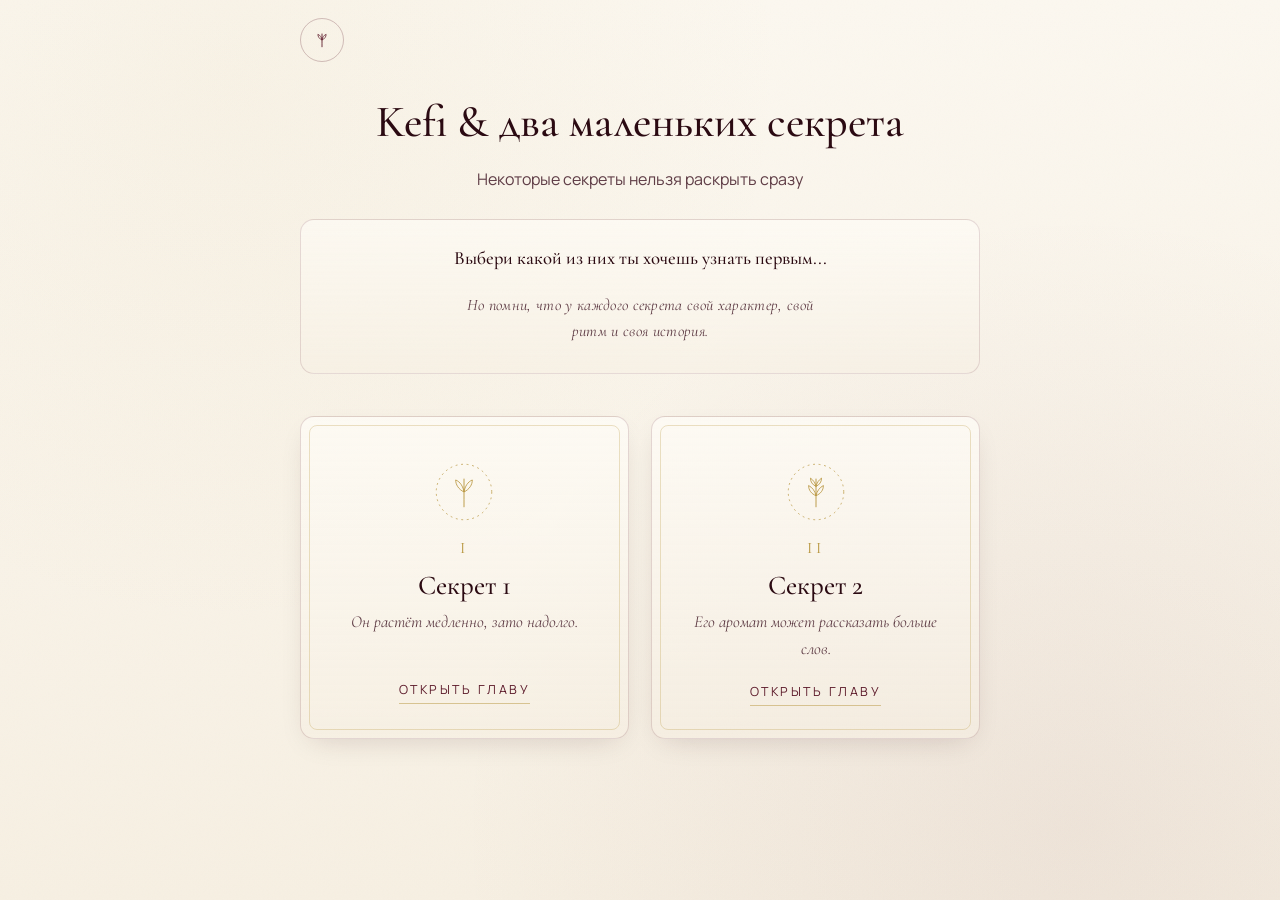
<file: plants.html>
<!DOCTYPE html>
<html lang="ru">
<head>
  <meta charset="UTF-8">
  <meta name="viewport" content="width=device-width, initial-scale=1.0, viewport-fit=cover">
  <title>Две тайны</title>
  <meta name="description" content="У каждого начала есть своя тайна. Две истории ждут тебя.">
  <meta name="theme-color" content="#2b0a12">
  <link rel="icon" type="image/svg+xml" href="assets/icons/favicon.svg">
  <link rel="preconnect" href="https://fonts.googleapis.com">
  <link rel="preconnect" href="https://fonts.gstatic.com" crossorigin>
  <link href="https://fonts.googleapis.com/css2?family=Cormorant+Garamond:ital,wght@0,400;0,500;0,600;1,400;1,500&family=Manrope:wght@300;400;500;600&display=swap" rel="stylesheet">
  <link rel="stylesheet" href="css/style.css">
</head>
<body class="page-secrets">

  <header class="site-header">
    <a class="site-header__home" href="index.html" aria-label="На главную">
      <svg viewBox="0 0 24 24" width="18" height="18" fill="none" aria-hidden="true">
        <path d="M12 21 C12 14, 12 9, 12 4" stroke="currentColor" stroke-width="1.2" stroke-linecap="round"/>
        <path d="M12 12 C8.5 10.5, 6.5 7.5, 6.5 4.5 C9.5 5.5, 11.5 8.5, 12 12" stroke="currentColor" stroke-width="1" fill="none"/>
        <path d="M12 12 C15.5 10.5, 17.5 7.5, 17.5 4.5 C14.5 5.5, 12.5 8.5, 12 12" stroke="currentColor" stroke-width="1" fill="none"/>
      </svg>
    </a>
  </header>

  <main class="secrets">
    <h1 class="secrets__title fade-item">Kefi & два маленьких секрета</h1>

    <p class="secrets__intro fade-item">Некоторые секреты нельзя раскрыть сразу<br><br></p>

    <section class="symbol fade-item" aria-labelledby="symbol-title">
      <div class="symbol__text">
        <h3>Выбери какой из них ты хочешь узнать первым...<br><br></h3>
        <p class="symbol__words">Но помни, что у каждого секрета свой характер, свой ритм и своя история.</p>
      </div>
    </section>

<!---->
    <div class="secrets__grid">
      <a class="secret-card fade-item" href="plant1.html">
        <span class="secret-card__frame" aria-hidden="true">
          <svg viewBox="0 0 80 80" fill="none">
            <circle cx="40" cy="40" r="30" stroke="currentColor" stroke-width="0.8" stroke-dasharray="2 4"/>
            <path d="M40 56 C40 44, 40 36, 40 26" stroke="currentColor" stroke-width="1" stroke-linecap="round"/>
            <path d="M40 40 C34 37, 31 32, 31 27 C36 29, 39 34, 40 40" stroke="currentColor" stroke-width="0.9" fill="none"/>
            <path d="M40 40 C46 37, 49 32, 49 27 C44 29, 41 34, 40 40" stroke="currentColor" stroke-width="0.9" fill="none"/>
          </svg>
        </span>
        <span class="secret-card__numeral">I</span>
        <h2 class="secret-card__title">Секрет&nbsp;1</h2>
        <p class="secret-card__caption">Он растёт медленно, зато надолго.</p>
        <span class="secret-card__cta">Открыть главу</span>
      </a>

      <a class="secret-card fade-item" href="plant2.html">
        <span class="secret-card__frame" aria-hidden="true">
          <svg viewBox="0 0 80 80" fill="none">
            <circle cx="40" cy="40" r="30" stroke="currentColor" stroke-width="0.8" stroke-dasharray="2 4"/>
            <path d="M40 56 C40 44, 40 36, 40 26" stroke="currentColor" stroke-width="1" stroke-linecap="round"/>
            <path d="M40 44 C35 42, 32 38, 32 33 C36 35, 39 39, 40 44" stroke="currentColor" stroke-width="0.9" fill="none"/>
            <path d="M40 44 C45 42, 48 38, 48 33 C44 35, 41 39, 40 44" stroke="currentColor" stroke-width="0.9" fill="none"/>
            <path d="M40 34 C36 32, 34 29, 34 25 C37 27, 39 30, 40 34" stroke="currentColor" stroke-width="0.9" fill="none"/>
            <path d="M40 34 C44 32, 46 29, 46 25 C43 27, 41 30, 40 34" stroke="currentColor" stroke-width="0.9" fill="none"/>
          </svg>
        </span>
        <span class="secret-card__numeral">II</span>
        <h2 class="secret-card__title">Секрет&nbsp;2</h2>
        <p class="secret-card__caption">Его аромат может рассказать больше слов.</p>
        <span class="secret-card__cta">Открыть главу</span>
      </a>
    </div>
  </main>

  <script src="js/main.js"></script>
</body>
</html>
</file>
<file: css/style.css>
/* ==========================================================================
   Secret Garden — botanical diary
   Palette: deep burgundy, cherry, dark red, milky white, cream, gold accent
   ========================================================================== */

:root {
  --burgundy-950: #1f060c;
  --burgundy-900: #2b0a12;
  --burgundy-800: #3d0f1a;
  --cherry-700: #5c1a2a;
  --wine-600: #7a2438;
  --rose-500: #9c3a50;

  --cream-50: #fbf7ef;
  --cream-100: #f6efe2;
  --cream-200: #efe3cf;

  --ink: #2a1016;
  --ink-soft: #5f3d46;
  --ink-faint: #8a6a72;

  --gold: #b8963f;
  --gold-soft: #d4bc8b;

  --serif: "Cormorant Garamond", Georgia, serif;
  --sans: "Manrope", -apple-system, BlinkMacSystemFont, "Segoe UI", sans-serif;

  --radius: 14px;
  --ease: cubic-bezier(0.33, 1, 0.68, 1);
  --shadow-soft: 0 10px 30px -12px rgba(43, 10, 18, 0.18);
}

/* ---------- Reset ---------- */
*, *::before, *::after { box-sizing: border-box; }
html { -webkit-text-size-adjust: 100%; }
body, h1, h2, h3, p, figure { margin: 0; }
img, svg { display: block; max-width: 100%; }
button { font: inherit; cursor: pointer; background: none; border: none; color: inherit; }
a { color: inherit; text-decoration: none; }

/* ---------- Base ---------- */
html { scroll-behavior: smooth; }
main, section, article, header, footer { max-width: 100%; }

body {
  font-family: var(--sans);
  font-weight: 400;
  color: var(--ink);
  background-color: var(--cream-50);
  line-height: 1.65;
  min-height: 100vh;
  min-height: 100dvh;
  overflow-x: hidden;
  -webkit-font-smoothing: antialiased;
  -moz-osx-font-smoothing: grayscale;
}

/* Soft paper tone + gentle vignette */
body::before {
  content: "";
  position: fixed;
  inset: 0;
  z-index: -2;
  background:
    radial-gradient(circle at 18% 8%, rgba(184, 150, 63, 0.05), transparent 42%),
    radial-gradient(circle at 84% 92%, rgba(92, 26, 42, 0.06), transparent 46%),
    linear-gradient(180deg, var(--cream-50), var(--cream-100));
}

/* Fine grain overlay */
body::after {
  content: "";
  position: fixed;
  inset: 0;
  z-index: -1;
  pointer-events: none;
  opacity: 0.5;
  background-image: url("data:image/svg+xml,%3Csvg xmlns='http://www.w3.org/2000/svg' width='120' height='120'%3E%3Cfilter id='n'%3E%3CfeTurbulence type='fractalNoise' baseFrequency='0.9' numOctaves='2' stitchTiles='stitch'/%3E%3C/filter%3E%3Crect width='100%25' height='100%25' filter='url(%23n)' opacity='0.035'/%3E%3C/svg%3E");
}

::selection { background: var(--wine-600); color: var(--cream-50); }

:focus-visible {
  outline: 2px solid var(--gold);
  outline-offset: 3px;
  border-radius: 4px;
}

/* ---------- Typography helpers ---------- */
h1, h2, h3 { font-family: var(--serif); font-weight: 500; color: var(--burgundy-900); line-height: 1.15; }

/* ==========================================================================
   Buttons
   ========================================================================== */
.btn {
  display: inline-flex;
  align-items: center;
  justify-content: center;
  gap: 0.5rem;
  min-height: 52px;
  padding: 0.85rem 2.4rem;
  font-family: var(--sans);
  font-size: 0.95rem;
  font-weight: 600;
  letter-spacing: 0.18em;
  text-transform: uppercase;
  border-radius: 999px;
  transition: transform 0.35s var(--ease), background-color 0.35s var(--ease),
              color 0.35s var(--ease), border-color 0.35s var(--ease), box-shadow 0.35s var(--ease);
}

.btn--primary {
  background: linear-gradient(160deg, var(--burgundy-800), var(--burgundy-900));
  color: var(--cream-50);
  border: 1px solid rgba(212, 188, 139, 0.35);
  box-shadow: var(--shadow-soft);
}
.btn--primary:hover {
  transform: translateY(-2px);
  border-color: var(--gold-soft);
  box-shadow: 0 14px 34px -12px rgba(43, 10, 18, 0.32);
}

.btn--ghost {
  background: transparent;
  color: var(--burgundy-800);
  border: 1px solid rgba(92, 26, 42, 0.4);
}
.btn--ghost:hover {
  border-color: var(--gold);
  color: var(--cherry-700);
  transform: translateY(-2px);
}

/* ==========================================================================
   Fade-in on load
   ========================================================================== */
.fade-item { opacity: 0; transform: translateY(14px); }
.fade-item.is-in {
  animation: fadeUp 0.9s var(--ease) forwards;
  animation-delay: var(--delay, 0ms);
}
@keyframes fadeUp {
  to { opacity: 1; transform: translateY(0); }
}

/* ==========================================================================
   Header
   ========================================================================== */
.site-header {
  display: flex;
  align-items: center;
  justify-content: space-between;
  gap: 1rem;
  max-width: 720px;
  margin: 0 auto;
  padding: 1.1rem 1.25rem 0;
}
.site-header__home {
  display: inline-flex;
  align-items: center;
  justify-content: center;
  width: 44px;
  height: 44px;
  border-radius: 50%;
  color: var(--cherry-700);
  border: 1px solid rgba(92, 26, 42, 0.25);
  transition: border-color 0.3s var(--ease), color 0.3s var(--ease), transform 0.3s var(--ease);
}
.site-header__home:hover { border-color: var(--gold); color: var(--burgundy-900); transform: translateY(-1px); }
.site-header__label {
  font-family: var(--serif);
  font-style: italic;
  font-size: 1.05rem;
  color: var(--ink-faint);
  letter-spacing: 0.02em;
}

/* ==========================================================================
   Page 1 — Welcome
   ========================================================================== */
.page-welcome { display: flex; }
.welcome {
  flex: 1 1 auto;
  width: 100%;
  min-width: 0;
  display: flex;
  flex-direction: column;
  align-items: center;
  justify-content: center;
  text-align: center;
  padding: 2.5rem 1.5rem;
  max-width: 640px;
  margin: 0 auto;
}
.welcome > * { max-width: 100%; }
.welcome__sub { overflow-wrap: break-word; }
.welcome__ornament { color: var(--gold); width: 74px; margin-bottom: 2rem; }
.welcome__quote {
  font-family: var(--serif);
  font-size: clamp(1.5rem, 5.4vw, 2.1rem);
  font-weight: 500;
  line-height: 1.4;
  color: var(--burgundy-900);
  max-width: 22ch;
}
.welcome__sub {
  margin-top: 1.6rem;
  font-size: 0.95rem;
  letter-spacing: 0.14em;
  text-transform: uppercase;
  color: var(--ink-faint);
}
.welcome .btn { margin-top: 2.6rem; }

/* ==========================================================================
   Page 2 — Secrets
   ========================================================================== */
.secrets {
  max-width: 720px;
  margin: 0 auto;
  padding: 2.2rem 1.25rem 4rem;
  text-align: center;
}
.secrets__title { font-size: clamp(2rem, 7vw, 2.8rem); }
.secrets__intro {
  max-width: 46ch;
  margin: 1.1rem auto 0;
  color: var(--ink-soft);
  font-size: 1rem;
}
.secrets__grid {
  display: grid;
  grid-template-columns: 1fr;
  gap: 1.4rem;
  margin-top: 2.6rem;
}
@media (min-width: 620px) {
  .secrets__grid { grid-template-columns: 1fr 1fr; }
}

.secret-card {
  position: relative;
  display: flex;
  flex-direction: column;
  align-items: center;
  gap: 0.4rem;
  padding: 2.4rem 1.6rem 2rem;
  background: linear-gradient(180deg, rgba(255, 253, 248, 0.7), rgba(246, 239, 226, 0.55));
  border: 1px solid rgba(92, 26, 42, 0.16);
  border-radius: var(--radius);
  box-shadow: var(--shadow-soft);
  transition: transform 0.4s var(--ease), border-color 0.4s var(--ease), box-shadow 0.4s var(--ease);
}
.secret-card::before {
  content: "";
  position: absolute;
  inset: 8px;
  border: 1px solid rgba(184, 150, 63, 0.28);
  border-radius: calc(var(--radius) - 6px);
  pointer-events: none;
}
.secret-card:hover, .secret-card:focus-visible {
  transform: translateY(-4px);
  border-color: rgba(184, 150, 63, 0.5);
  box-shadow: 0 18px 40px -14px rgba(43, 10, 18, 0.28);
}
.secret-card__frame { color: var(--gold); width: 74px; }
.secret-card__numeral {
  font-family: var(--serif);
  font-size: 1rem;
  letter-spacing: 0.2em;
  color: var(--gold);
}
.secret-card__title { font-size: 1.7rem; margin: 0.1rem 0 0; }
.secret-card__caption {
  font-family: var(--serif);
  font-style: italic;
  font-size: 1.05rem;
  color: var(--ink-soft);
  min-height: 3.2em;
}
.secret-card__cta {
  margin-top: 0.8rem;
  font-size: 0.78rem;
  letter-spacing: 0.2em;
  text-transform: uppercase;
  color: var(--cherry-700);
  border-bottom: 1px solid rgba(184, 150, 63, 0.5);
  padding-bottom: 2px;
}
.secrets__note {
  margin-top: 2.4rem;
  font-family: var(--serif);
  font-style: italic;
  color: var(--ink-faint);
  font-size: 1.02rem;
}

/* ==========================================================================
   Plant pages
   ========================================================================== */
.plant { max-width: 720px; margin: 0 auto; padding: 1.6rem 1.25rem 4rem; }

.plant__hero { text-align: center; margin-bottom: 1.8rem; }
.plant__numeral {
  display: inline-flex;
  align-items: center;
  justify-content: center;
  width: 46px;
  height: 46px;
  border-radius: 50%;
  border: 1px solid rgba(184, 150, 63, 0.5);
  color: var(--gold);
  font-family: var(--serif);
  font-size: 1.3rem;
  margin-bottom: 0.6rem;
}
.plant__title { font-size: clamp(2.1rem, 8vw, 3rem); }

/* Divider */
.divider { display: flex; align-items: center; gap: 0.8rem; justify-content: center; margin: 1.1rem 0; color: var(--gold); }
.divider__line { height: 1px; width: 56px; background: linear-gradient(90deg, transparent, rgba(184, 150, 63, 0.6)); }
.divider__line:last-child { background: linear-gradient(90deg, rgba(184, 150, 63, 0.6), transparent); }
.divider__leaf { width: 20px; height: 20px; }

/* Symbolism */
.symbol {
  padding: 1.8rem 1.4rem;
  border: 1px solid rgba(92, 26, 42, 0.14);
  border-radius: var(--radius);
  background: linear-gradient(180deg, rgba(255, 253, 248, 0.6), rgba(246, 239, 226, 0.4));
  text-align: center;
  margin-bottom: 2.4rem;
}
.symbol__title { font-size: 1.5rem; margin-bottom: 0.9rem; }
.symbol__text p { color: var(--ink-soft); font-size: 1rem; max-width: 52ch; margin: 0 auto 0.9rem; }
.symbol__text p:last-child { margin-bottom: 0; }
.symbol__words {
  font-family: var(--serif);
  font-style: italic;
  font-size: 1.1rem;
  color: var(--cherry-700);
  letter-spacing: 0.02em;
}

/* ==========================================================================
   Accordion chapters
   ========================================================================== */
.chapters { display: flex; flex-direction: column; gap: 0.9rem; }

.chapter {
  border: 1px solid rgba(92, 26, 42, 0.16);
  border-radius: var(--radius);
  background: rgba(255, 253, 248, 0.65);
  overflow: hidden;
  transition: border-color 0.35s var(--ease), box-shadow 0.35s var(--ease);
}
.chapter.is-open { border-color: rgba(184, 150, 63, 0.45); box-shadow: var(--shadow-soft); }

.chapter__heading { margin: 0; }
.chapter__toggle {
  display: flex;
  align-items: center;
  gap: 0.9rem;
  width: 100%;
  min-height: 64px;
  padding: 0.9rem 1.1rem;
  text-align: left;
  transition: background-color 0.3s var(--ease);
}
.chapter__toggle:hover { background: rgba(184, 150, 63, 0.06); }

.chapter__numeral {
  flex: 0 0 auto;
  display: inline-flex;
  align-items: center;
  justify-content: center;
  width: 38px;
  height: 38px;
  border-radius: 50%;
  border: 1px solid rgba(184, 150, 63, 0.45);
  color: var(--gold);
  font-family: var(--serif);
  font-size: 1.05rem;
}
.chapter__titles { display: flex; flex-direction: column; flex: 1; min-width: 0; }
.chapter__name { font-family: var(--serif); font-size: 1.25rem; color: var(--burgundy-900); line-height: 1.2; }
.chapter__hint { font-size: 0.78rem; letter-spacing: 0.08em; text-transform: uppercase; color: var(--ink-faint); margin-top: 2px; }
.chapter__chevron { flex: 0 0 auto; width: 20px; height: 20px; color: var(--cherry-700); transition: transform 0.45s var(--ease); }
.chapter.is-open .chapter__chevron { transform: rotate(180deg); }

.chapter__body {
  display: grid;
  grid-template-rows: 0fr;
  transition: grid-template-rows 0.55s var(--ease);
}
.chapter__inner { overflow: hidden; min-height: 0; }
.chapter.is-open .chapter__body { grid-template-rows: 1fr; }

.chapter__inner > p { margin: 0 1.2rem 0.9rem; color: var(--ink-soft); font-size: 0.98rem; }
.chapter__inner > p:first-child { margin-top: 0.35rem; }
.chapter__inner > p:last-child { margin-bottom: 1.4rem; }
.chapter__inner > .note:last-child { margin-bottom: 1.4rem; }
.chapter__inner strong { color: var(--burgundy-800); font-weight: 600; }

/* Notes */
.note {
  border-radius: 10px;
  padding: 0.9rem 1rem;
  margin: 1rem 1.2rem 0;
  font-size: 0.93rem;
  line-height: 1.55;
}
.note p { margin: 0; }
.note--warn { background: rgba(122, 36, 56, 0.07); border-left: 3px solid var(--wine-600); }
.note--tip { background: rgba(184, 150, 63, 0.1); border-left: 3px solid var(--gold); }
.note strong { color: var(--burgundy-800); }

/* ==========================================================================
   Reveal
   ========================================================================== */
.reveal { margin-top: 3.2rem; text-align: center; }
.reveal__title { font-size: 1.9rem; margin: 0.4rem 0 0.8rem; }
.reveal__lead { max-width: 44ch; margin: 0 auto; color: var(--ink-soft); font-size: 0.98rem; }
.reveal__controls { margin-top: 1.6rem; }
.reveal__confirm { margin-top: 1.6rem; }
.reveal__confirm p { font-family: var(--serif); font-style: italic; font-size: 1.1rem; color: var(--cherry-700); }
.reveal__confirm-actions { display: flex; flex-wrap: wrap; gap: 0.8rem; justify-content: center; margin-top: 1.2rem; }

.reveal__answer { margin-top: 2rem; animation: fadeUp 1.1s var(--ease) both; }
.reveal__art { width: 150px; margin: 0 auto 1.2rem; }
.reveal__name {
  font-family: var(--serif);
  font-size: clamp(2.4rem, 9vw, 3.4rem);
  font-weight: 600;
  color: var(--burgundy-900);
  letter-spacing: 0.04em;
  margin: 0 0 0.8rem;
}
.reveal__message { max-width: 46ch; margin: 0 auto; color: var(--ink-soft); font-size: 1rem; }

.plant__footer { margin-top: 3rem; text-align: center; }
.plant__back {
  font-size: 0.85rem;
  letter-spacing: 0.14em;
  text-transform: uppercase;
  color: var(--cherry-700);
  border-bottom: 1px solid rgba(184, 150, 63, 0.5);
  padding-bottom: 3px;
  transition: color 0.3s var(--ease), border-color 0.3s var(--ease);
}
.plant__back:hover { color: var(--burgundy-900); border-color: var(--gold); }

/* ==========================================================================
   Responsive tweaks
   ========================================================================== */
@media (max-width: 420px) {
  .chapter__name { font-size: 1.12rem; }
  .btn { padding: 0.8rem 1.8rem; }
  .welcome__quote { max-width: 26ch; }
}

/* ==========================================================================
   Reduced motion
   ========================================================================== */
@media (prefers-reduced-motion: reduce) {
  html { scroll-behavior: auto; }
  *, *::before, *::after {
    animation-duration: 0.001ms !important;
    animation-iteration-count: 1 !important;
    transition-duration: 0.001ms !important;
  }
  .fade-item { opacity: 1; transform: none; }
  .fade-item.is-in { animation: none; }
}

.welcome__title {
  margin: 0 0 2rem;
  font-family: "Cormorant Garamond", Georgia, serif;
  font-size: clamp(2rem, 6vw, 3.2rem);
  font-weight: 500;
  letter-spacing: 0.08em;
  line-height: 1.1;
  text-align: center;
  color: var(--color-cream);
}
</file>
